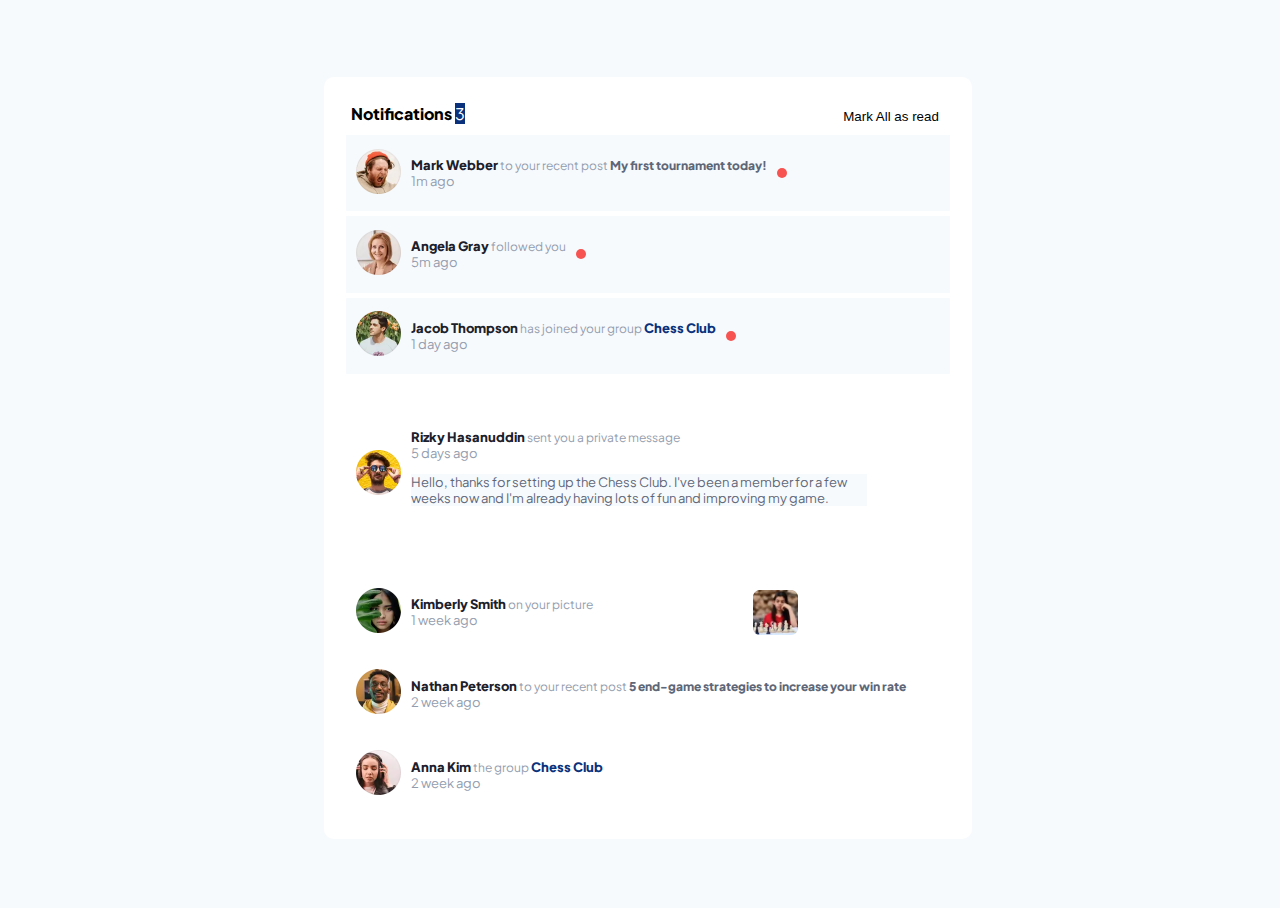
<file: index.html>
<!DOCTYPE html>
<html lang="en">
<head>
    <meta charset="UTF-8">
    <meta http-equiv="X-UA-Compatible" content="IE=edge">
    <meta name="viewport" content="width=device-width, initial-scale=1.0">
    <title>Document</title>
    <link rel="stylesheet" href="task11.css">
</head>
<body>
    


<div id="MainContainer">
    <div id="nav">
    <div id="navlable">
        <label id="navnotification">Notifications</label> <label id="number">3</label>
    </div>
    <button id="AllReadBtn">Mark All as read</button>
    </div>

<div class="NotificationBackground">
    <div class="image"> <img src="images/avatar-mark-webber.webp"></div>
    <div class="label">
        <label class="mylable"> <span class="name"> Mark Webber </span> to your recent post <span class="text"> My first tournament today! </span></label>
        <label class="date">1m ago</label>
    </div>
    <div class="circle"></div>
</div>

<div class="NotificationBackground">
    <div class="image"> <img src="images/avatar-angela-gray.webp"></div>
    <div class="label">
        <label class="mylable"> <span class="name"> Angela Gray </span> followed you</label>
        <label class="date"> 5m ago</label>
    </div>
    <div class="circle"></div>
</div>
<div class="NotificationBackground">
    <div class="image"> <img src="images/avatar-jacob-thompson.webp"></div>
    <div class="label">
        <label class="mylable"> <span class="name">Jacob Thompson </span> has joined your group <span class="chessClub"> Chess Club </span></label>
        <label class="date"> 1 day ago</label>
    </div>
    <div class="circle"></div>
</div>
<div id="rizkyDiv">
    <div class="image"> <img src="images/avatar-rizky-hasanuddin.webp"></div>
    <div class="label">
        <label class="mylable"> <span class="name">Rizky Hasanuddin </span> sent you a private message</label>
        <label class="date"> 5 days ago</label>
        <p id="rizkyparagraph">   Hello, thanks for setting up the Chess Club. I've been a member for a few weeks now and 
            I'm already having lots of fun and improving my game.</p>
    </div>
</div>

<div class="Notification">
    <div class="image"> <img src="images/avatar-kimberly-smith.webp"></div>
    <div class="label">
        <label class="mylable"> <span class="name">Kimberly Smith </span> on your picture</label>
        <label class="date">1 week ago</label>
    </div>
    <img id="chessimg" src="images/image-chess.webp">
</div>

<div class="Notification">
    <div class="image"> <img src="images/avatar-nathan-peterson.webp"></div>
    <div class="label">
        <label class="mylable"> <span class="name">Nathan Peterson </span> to your recent post <span class="text"> 5 end-game strategies to increase your win rate </span></label>
        <label class="date">2 week ago</label>
    </div>
</div>

<div class="Notification">
    <div class="image"> <img src="images/avatar-anna-kim.webp"></div>
    <div class="label">
        <label class="mylable"> <span class="name">Anna Kim  </span> the group <span class="chessClub"> Chess Club </span></label>
        <label class="date">2 week ago</label>
    </div>
</div>
























</div>










































    <script src="task11.js"></script>
</body>
</html>
</file>
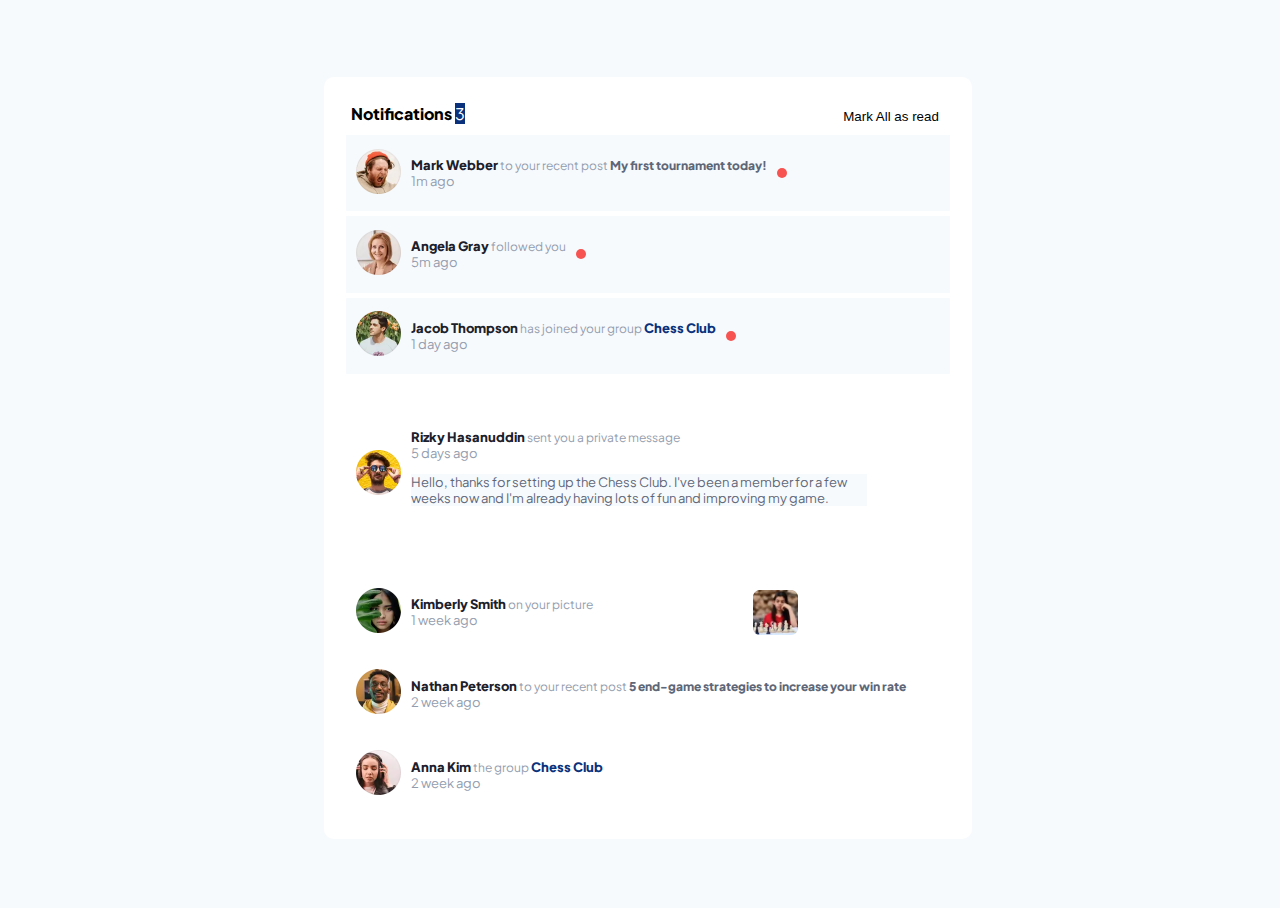
<file: task11.html>
<!DOCTYPE html>
<html lang="en">
<head>
    <meta charset="UTF-8">
    <meta http-equiv="X-UA-Compatible" content="IE=edge">
    <meta name="viewport" content="width=device-width, initial-scale=1.0">
    <title>Document</title>
    <link rel="stylesheet" href="task11.css">
</head>
<body>
    


<div id="MainContainer">
    <div id="nav">
    <div id="navlable">
        <label id="navnotification">Notifications</label> <label id="number">3</label>
    </div>
    <button id="AllReadBtn">Mark All as read</button>
    </div>

<div class="NotificationBackground">
    <div class="image"> <img src="images/avatar-mark-webber.webp"></div>
    <div class="label">
        <label class="mylable"> <span class="name"> Mark Webber </span> to your recent post <span class="text"> My first tournament today! </span></label>
        <label class="date">1m ago</label>
    </div>
    <div class="circle"></div>
</div>

<div class="NotificationBackground">
    <div class="image"> <img src="images/avatar-angela-gray.webp"></div>
    <div class="label">
        <label class="mylable"> <span class="name"> Angela Gray </span> followed you</label>
        <label class="date"> 5m ago</label>
    </div>
    <div class="circle"></div>
</div>
<div class="NotificationBackground">
    <div class="image"> <img src="images/avatar-jacob-thompson.webp"></div>
    <div class="label">
        <label class="mylable"> <span class="name">Jacob Thompson </span> has joined your group <span class="chessClub"> Chess Club </span></label>
        <label class="date"> 1 day ago</label>
    </div>
    <div class="circle"></div>
</div>
<div id="rizkyDiv">
    <div class="image"> <img src="images/avatar-rizky-hasanuddin.webp"></div>
    <div class="label">
        <label class="mylable"> <span class="name">Rizky Hasanuddin </span> sent you a private message</label>
        <label class="date"> 5 days ago</label>
        <p id="rizkyparagraph">   Hello, thanks for setting up the Chess Club. I've been a member for a few weeks now and 
            I'm already having lots of fun and improving my game.</p>
    </div>
</div>

<div class="Notification">
    <div class="image"> <img src="images/avatar-kimberly-smith.webp"></div>
    <div class="label">
        <label class="mylable"> <span class="name">Kimberly Smith </span> on your picture</label>
        <label class="date">1 week ago</label>
    </div>
    <img id="chessimg" src="images/image-chess.webp">
</div>

<div class="Notification">
    <div class="image"> <img src="images/avatar-nathan-peterson.webp"></div>
    <div class="label">
        <label class="mylable"> <span class="name">Nathan Peterson </span> to your recent post <span class="text"> 5 end-game strategies to increase your win rate </span></label>
        <label class="date">2 week ago</label>
    </div>
</div>

<div class="Notification">
    <div class="image"> <img src="images/avatar-anna-kim.webp"></div>
    <div class="label">
        <label class="mylable"> <span class="name">Anna Kim  </span> the group <span class="chessClub"> Chess Club </span></label>
        <label class="date">2 week ago</label>
    </div>
</div>
























</div>










































    <script src="task11.js"></script>
</body>
</html>
</file>
<file: task11.css>
@font-face {
    font-family: "plusJakartaSans";
    src: url(fonts/PlusJakartaSans-VariableFont_wght.ttf);
    font-weight: normal;
}
@font-face {
    font-family: "plusJakartaSans";
    src: url(fonts/static/PlusJakartaSans-ExtraBold.ttf);
    font-weight: bold;
}




html{
    width: 100%;
    height: 100%;
    font-family: "plusJakartaSans";
}
body{
    width: 100%;
    height: 100%;
    display: flex;
    justify-content: center;
    align-items: center;
    background-color:  hsl(210, 60%, 98%);
}

/* #MainContainer{
    width: 1440px;
    height: 991px;
    background-color: blueviolet;
    display: flex;
    justify-content: center;
    align-items: center;
} */
#MainContainer{
    width: 50.69%;
    height: 84.7%;
    display: flex;
    flex-direction: column;
    justify-content: center;
    align-items: center;
    gap: 5px;
    background-color:hsl(0, 0%, 100%);
    border-radius: 10px;
    
}
.circle {
    height: 10px;
    width: 10px;
    background-color: hsl(1, 90%, 64%);
    border-radius: 50%;
  }
  #nav{
     width: 91.50%;
     height: 3.57%;
     background-color: hsl(0, 0%, 100%);
     display: flex;
     justify-content: space-between;
  }
  #navnotification{
      font-weight: bold;
  }
  #number{
      
      background-color:  hsl(219, 85%, 26%);
      color: white;
  }
  #AllReadBtn{
      border: none;
      background-color:  hsl(0, 0%, 100%);
      cursor: pointer;
  }
  .Notification{
      width: 91.7%;
      height: 10%;
      display: flex;
      align-items: center;
      column-gap: 10px;
      padding-left: 10px;
  }
  .NotificationBackground{
    width: 91.7%;
    height: 10%;
    display: flex;
    align-items: center;
    column-gap: 10px;
    padding-left: 10px;
    background-color:hsl(210, 60%, 98%) ;
}
  
  #rizkyDiv{
    width: 91.7%;
    height: 25%;
    display: flex;
    align-items: center;
    column-gap: 10px;
    padding-left: 10px;
  }
  #rizkyparagraph{
      width: 84.47%;
      height: 50.5%;
      background-color:hsl(210, 60%, 98%);
      font-size: 13px;
      color:hsl(219, 12%, 42%); 
      
  }
  .label{
      display: flex;
      flex-direction: column;
  }
  .image >img{
      width: 45px;
      height: 45px;
  }
  #chessimg{
    width: 45px;
    height: 45px;
    padding-left: 150px;
  }
  .date{
      color: hsl(219, 14%, 63%);
      font-size: 13px;
  }
  .mylable{
      color: hsl(219, 14%, 63%);
      font-size: 12px;
  }
  .name{
      font-weight: bold;
      font-size: 13px;
      color: hsl(224, 21%, 14%);
  }
  .text{
      color: hsl(219, 12%, 42%);
      font-weight: bold;
  }
  .chessClub{
      color:  hsl(219, 85%, 26%);
      font-weight: bold;
      font-size: 13px;
  }


  @media only screen and (max-width: 375px) {

#MainContainer{
    width: 100%;
    height: 90.9%;
}
.circle{
    width: 8px;
    height: 8px;
}
#nav{
    width: 91.46%;
    height: 2.77%;
}

.Notification{
    width: 91.46%;
    height: 9.87%;
}

#rizkyDiv{
    width: 91.46%;
    height: 24.75%;
 
}
#rizkyparagraph{
    width: 76.67%;
    height: 54.7%;
  
}
.image >img{
    width: 39px;
    height: 39px;
}

#chessimg{
    width: 39px;
    height: 39px;
    padding-left: 30px;

}

  }
</file>
